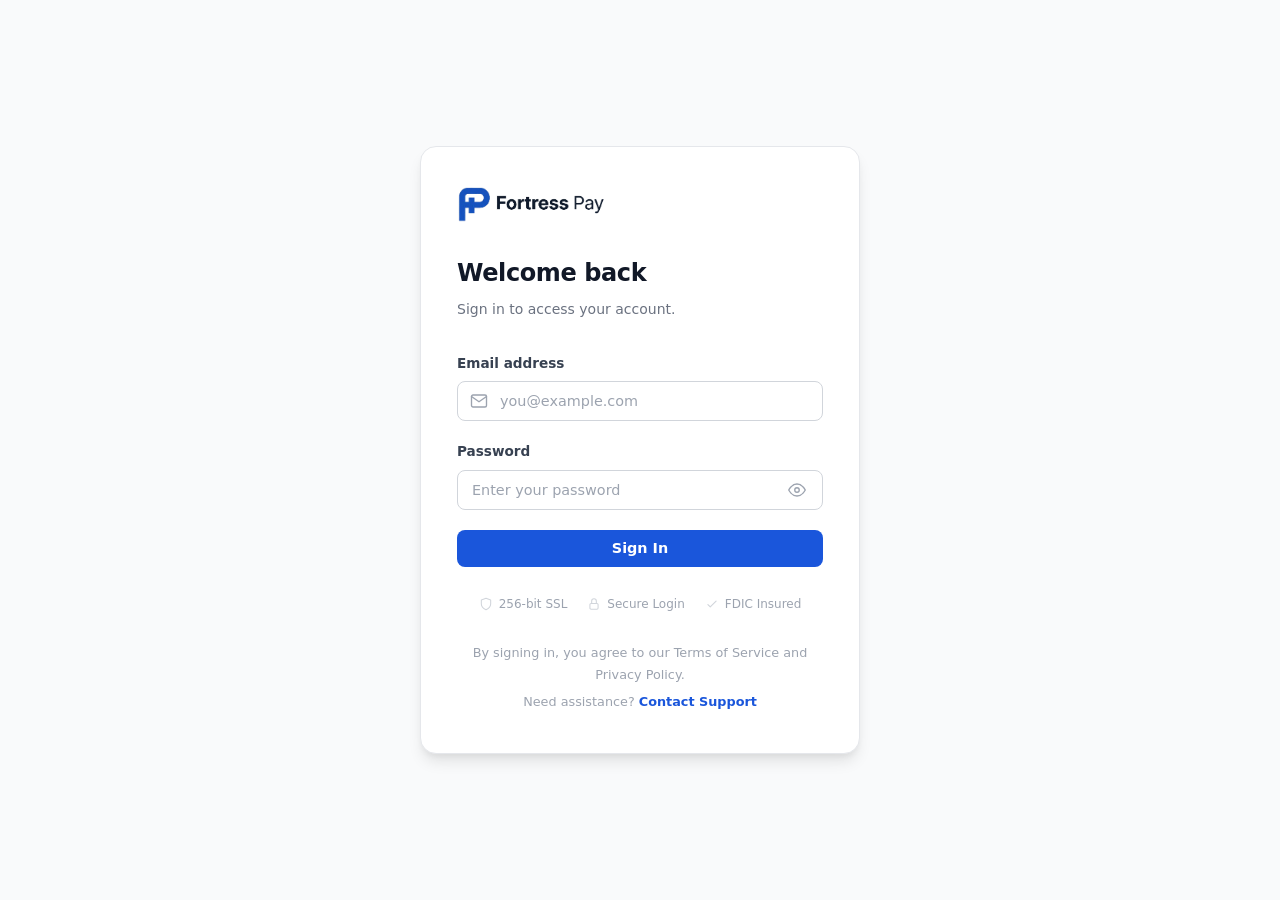
<file: index.html>
<!doctype html>
<html lang="en">
  <head>
    <meta charset="UTF-8" />
    <!-- <meta name="viewport" content="width=device-width, initial-scale=1.0" /> -->
    <meta
      name="viewport"
      content="width=device-width, initial-scale=0.85, viewport-fit=cover"
    />
    <title>Fortress Pay</title>
    <link rel="stylesheet" href="styles.css" />
    <style>
      .fp-splash {
        min-height: 100vh;
        display: flex;
        align-items: center;
        justify-content: center;
        background: var(--fp-gray-50);
      }
      .fp-splash-inner {
        display: flex;
        flex-direction: column;
        align-items: center;
        gap: 16px;
      }
      .fp-splash-logo {
        display: flex;
        align-items: center;
        gap: 12px;
      }
      .fp-splash-name {
        font-size: 1.6rem;
        font-weight: 800;
        color: var(--fp-gray-900);
        letter-spacing: -0.4px;
      }
      .fp-splash-spinner {
        width: 32px;
        height: 32px;
        border: 3px solid var(--fp-gray-200);
        border-top-color: var(--fp-blue);
        border-radius: 50%;
        animation: fp-spin 0.7s linear infinite;
      }
    </style>
  </head>
  <body>
    <div class="fp-splash">
      <div class="fp-splash-inner">
        <div class="fp-splash-logo">
          <img
            src="assets/fortresspay-lockup.png"
            alt="Fortress Pay"
            class="fp-logo-img"
            decoding="async"
          />
        </div>
        <div class="fp-splash-spinner"></div>
      </div>
    </div>

    <script src="js/config.js"></script>
    <script src="js/api.js"></script>
    <script>
      (function () {
        seedIfNeeded();
        const session = getSession();
        if (session) {
          window.location.replace("dashboard.html");
        } else {
          window.location.replace("login.html");
        }
      })();
    </script>
  </body>
</html>
</file>
<file: styles.css>
/* ================================================================== */
/*  Fortress Pay — Global Stylesheet                                   */
/* ================================================================== */

/* ---- Reset & Base ---- */
*,
*::before,
*::after {
  box-sizing: border-box;
  margin: 0;
  padding: 0;
}

:root {
  --fp-blue: #1a56db;
  --fp-blue-dark: #1341b0;
  --fp-blue-light: #ebf3ff;
  --fp-blue-mid: #3b82f6;
  --fp-green: #059669;
  --fp-green-light: #d1fae5;
  --fp-red: #dc2626;
  --fp-red-light: #fee2e2;
  --fp-amber: #d97706;
  --fp-amber-light: #fef3c7;
  --fp-gray-50: #f9fafb;
  --fp-gray-100: #f3f4f6;
  --fp-gray-200: #e5e7eb;
  --fp-gray-300: #d1d5db;
  --fp-gray-400: #9ca3af;
  --fp-gray-500: #6b7280;
  --fp-gray-600: #4b5563;
  --fp-gray-700: #374151;
  --fp-gray-800: #1f2937;
  --fp-gray-900: #111827;
  --fp-white: #ffffff;
  --fp-header-h: 64px;
  --fp-nav-h: 66px;
  --fp-radius: 12px;
  --fp-radius-sm: 8px;
  --fp-radius-lg: 16px;
  --fp-shadow: 0 1px 3px rgba(0, 0, 0, 0.08), 0 1px 2px rgba(0, 0, 0, 0.06);
  --fp-shadow-md:
    0 4px 6px -1px rgba(0, 0, 0, 0.08), 0 2px 4px -1px rgba(0, 0, 0, 0.06);
  --fp-shadow-lg:
    0 10px 15px -3px rgba(0, 0, 0, 0.1), 0 4px 6px -2px rgba(0, 0, 0, 0.05);
  --fp-transition: 180ms ease;
  --fp-font:
    "Inter", system-ui, -apple-system, BlinkMacSystemFont, "Segoe UI",
    sans-serif;
}

html {
  font-size: 16px;
  -webkit-text-size-adjust: 100%;
}

body {
  font-family: var(--fp-font);
  background: var(--fp-gray-50);
  color: var(--fp-gray-800);
  line-height: 1.6;
  min-height: 100vh;
  -webkit-font-smoothing: antialiased;
}

body.fp-no-scroll {
  overflow: hidden;
}

a {
  color: inherit;
  text-decoration: none;
}
button {
  cursor: pointer;
  font-family: inherit;
  border: none;
  background: none;
}
input,
select,
textarea {
  font-family: inherit;
}
ul {
  list-style: none;
}
img {
  display: block;
  max-width: 100%;
}

/* ================================================================== */
/*  HEADER                                                             */
/* ================================================================== */

#fp-header {
  position: fixed;
  top: 0;
  left: 0;
  right: 0;
  z-index: 100;
  height: var(--fp-header-h);
  background: var(--fp-white);
  border-bottom: 1px solid var(--fp-gray-200);
  box-shadow: var(--fp-shadow);
}

.fp-header-inner {
  max-width: 1200px;
  margin: 0 auto;
  height: 100%;
  padding: 0 20px;
  display: flex;
  align-items: center;
  justify-content: space-between;
  gap: 16px;
}

.fp-logo-img {
  height: 35px; /* tweak: 24–30px usually ideal */
  width: auto;
  display: block;
}

.fp-logo-link {
  display: flex;
  align-items: center;
  gap: 10px;
  flex-shrink: 0;
}

.fp-logo-text {
  font-size: 1.2rem;
  font-weight: 700;
  color: var(--fp-gray-900);
  letter-spacing: -0.3px;
}

.fp-header-actions {
  display: flex;
  align-items: center;
  gap: 8px;
}

/* Bell */
.fp-bell-btn {
  position: relative;
  width: 40px;
  height: 40px;
  border-radius: 50%;
  display: flex;
  align-items: center;
  justify-content: center;
  color: var(--fp-gray-600);
  transition:
    background var(--fp-transition),
    color var(--fp-transition);
}
.fp-bell-btn:hover {
  background: var(--fp-gray-100);
  color: var(--fp-gray-900);
}

.fp-badge {
  position: absolute;
  top: 4px;
  right: 4px;
  min-width: 17px;
  height: 17px;
  border-radius: 999px;
  background: var(--fp-red);
  color: #fff;
  font-size: 0.68rem;
  font-weight: 700;
  display: flex;
  align-items: center;
  justify-content: center;
  padding: 0 4px;
  line-height: 1;
  border: 2px solid var(--fp-white);
  transition: opacity var(--fp-transition);
}
.fp-badge-hidden {
  opacity: 0;
  pointer-events: none;
}

/* Profile dropdown */
.fp-profile-menu-wrap {
  position: relative;
}

.fp-profile-btn {
  width: 38px;
  height: 38px;
  border-radius: 50%;
  background: var(--fp-blue);
  display: flex;
  align-items: center;
  justify-content: center;
  transition: opacity var(--fp-transition);
}
.fp-profile-btn:hover {
  opacity: 0.88;
}

.fp-avatar {
  font-size: 0.78rem;
  font-weight: 700;
  color: #fff;
  letter-spacing: 0.5px;
}

.fp-profile-dropdown {
  position: absolute;
  top: calc(100% + 10px);
  right: 0;
  width: 230px;
  background: var(--fp-white);
  border: 1px solid var(--fp-gray-200);
  border-radius: var(--fp-radius);
  box-shadow: var(--fp-shadow-lg);
  overflow: hidden;
  opacity: 0;
  pointer-events: none;
  transform: translateY(-6px);
  transition:
    opacity var(--fp-transition),
    transform var(--fp-transition);
  z-index: 200;
}
.fp-profile-dropdown-open {
  opacity: 1;
  pointer-events: auto;
  transform: translateY(0);
}

.fp-profile-dropdown-header {
  padding: 14px 16px;
  border-bottom: 1px solid var(--fp-gray-100);
  background: var(--fp-gray-50);
}
.fp-profile-name {
  display: block;
  font-size: 0.9rem;
  font-weight: 600;
  color: var(--fp-gray-900);
}
.fp-profile-email {
  display: block;
  font-size: 0.78rem;
  color: var(--fp-gray-500);
  margin-top: 2px;
  white-space: nowrap;
  overflow: hidden;
  text-overflow: ellipsis;
}

.fp-dropdown-item {
  display: flex;
  align-items: center;
  gap: 10px;
  width: 100%;
  padding: 11px 16px;
  font-size: 0.875rem;
  color: var(--fp-gray-700);
  transition: background var(--fp-transition);
  text-align: left;
}
.fp-dropdown-item:hover {
  background: var(--fp-gray-50);
  color: var(--fp-gray-900);
}
.fp-dropdown-item svg {
  color: var(--fp-gray-500);
  flex-shrink: 0;
}

.fp-dropdown-logout {
  border-top: 1px solid var(--fp-gray-100);
  color: var(--fp-red);
  font-weight: 500;
}
.fp-dropdown-logout svg {
  color: var(--fp-red);
}
.fp-dropdown-logout:hover {
  background: var(--fp-red-light);
}

/* ================================================================== */
/*  NOTIFICATION PANEL                                                 */
/* ================================================================== */

.fp-notif-overlay {
  position: fixed;
  inset: 0;
  background: rgba(0, 0, 0, 0.3);
  z-index: 300;
  opacity: 0;
  pointer-events: none;
  transition: opacity 220ms ease;
}
.fp-notif-overlay-open {
  opacity: 1;
  pointer-events: auto;
}

.fp-notif-panel {
  position: fixed;
  top: 0;
  right: 0;
  bottom: 0;
  width: min(380px, 100vw);
  background: var(--fp-white);
  z-index: 400;
  display: flex;
  flex-direction: column;
  transform: translateX(100%);
  transition: transform 260ms cubic-bezier(0.4, 0, 0.2, 1);
  box-shadow: var(--fp-shadow-lg);
}
.fp-notif-panel-open {
  transform: translateX(0);
}

.fp-notif-panel-header {
  display: flex;
  align-items: center;
  justify-content: space-between;
  padding: 18px 20px;
  border-bottom: 1px solid var(--fp-gray-200);
  font-weight: 700;
  font-size: 1rem;
  color: var(--fp-gray-900);
  flex-shrink: 0;
}

.fp-notif-close {
  width: 34px;
  height: 34px;
  border-radius: 50%;
  display: flex;
  align-items: center;
  justify-content: center;
  color: var(--fp-gray-500);
  transition: background var(--fp-transition);
}
.fp-notif-close:hover {
  background: var(--fp-gray-100);
  color: var(--fp-gray-900);
}

.fp-notif-list {
  overflow-y: auto;
  flex: 1;
}

.fp-notif-item {
  display: flex;
  gap: 12px;
  padding: 16px 20px;
  border-bottom: 1px solid var(--fp-gray-100);
  transition: background var(--fp-transition);
}
.fp-notif-item:hover {
  background: var(--fp-gray-50);
}
.fp-notif-unread {
  background: var(--fp-blue-light);
}

.fp-notif-dot-wrap {
  padding-top: 5px;
  flex-shrink: 0;
}
.fp-notif-dot {
  width: 8px;
  height: 8px;
  border-radius: 50%;
  background: var(--fp-blue);
}
.fp-notif-dot-read {
  width: 8px;
  height: 8px;
  border-radius: 50%;
  background: var(--fp-gray-300);
}

.fp-notif-title {
  font-size: 0.875rem;
  font-weight: 600;
  color: var(--fp-gray-900);
  margin-bottom: 3px;
}
.fp-notif-text {
  font-size: 0.825rem;
  color: var(--fp-gray-600);
  line-height: 1.5;
  margin-bottom: 5px;
}
.fp-notif-date {
  font-size: 0.75rem;
  color: var(--fp-gray-400);
}

/* ================================================================== */
/*  BOTTOM NAVIGATION                                                  */
/* ================================================================== */

#fp-bottom-nav {
  position: fixed;
  bottom: 0;
  left: 0;
  right: 0;
  z-index: 100;
  height: var(--fp-nav-h);
  background: var(--fp-white);
  border-top: 1px solid var(--fp-gray-200);
  display: flex;
  align-items: stretch;
}

.fp-nav-item {
  flex: 1;
  display: flex;
  flex-direction: column;
  align-items: center;
  justify-content: center;
  gap: 3px;
  color: var(--fp-gray-400);
  font-size: 0.7rem;
  font-weight: 500;
  padding: 6px 4px;
  transition: color var(--fp-transition);
  -webkit-tap-highlight-color: transparent;
}
.fp-nav-item:hover {
  color: var(--fp-blue);
}
.fp-nav-item-active {
  color: var(--fp-blue) !important;
}
.fp-nav-item-active .fp-nav-icon svg {
  stroke: var(--fp-blue);
}

.fp-nav-icon {
  display: flex;
  align-items: center;
  justify-content: center;
}
.fp-nav-label {
  line-height: 1;
}

/* ================================================================== */
/*  PAGE WRAPPER                                                       */
/* ================================================================== */

.fp-page {
  padding-top: var(--fp-header-h);
  padding-bottom: var(--fp-nav-h);
  min-height: 100vh;
}

.fp-container {
  max-width: 680px;
  margin: 0 auto;
  padding: 24px 16px;
}

.fp-container-wide {
  max-width: 960px;
  margin: 0 auto;
  padding: 24px 16px;
}

/* ================================================================== */
/*  CARDS                                                              */
/* ================================================================== */

.fp-card {
  background: var(--fp-white);
  border-radius: var(--fp-radius);
  border: 1px solid var(--fp-gray-200);
  box-shadow: var(--fp-shadow);
  overflow: hidden;
}

.fp-card-header {
  padding: 18px 20px;
  border-bottom: 1px solid var(--fp-gray-100);
  display: flex;
  align-items: center;
  justify-content: space-between;
}

.fp-card-title {
  font-size: 0.95rem;
  font-weight: 700;
  color: var(--fp-gray-900);
}

.fp-card-body {
  padding: 20px;
}

/* ================================================================== */
/*  BUTTONS                                                            */
/* ================================================================== */

.fp-btn {
  display: inline-flex;
  align-items: center;
  justify-content: center;
  gap: 8px;
  padding: 11px 22px;
  border-radius: var(--fp-radius-sm);
  font-size: 0.9rem;
  font-weight: 600;
  line-height: 1;
  transition:
    background var(--fp-transition),
    opacity var(--fp-transition),
    transform 100ms ease;
  cursor: pointer;
  border: none;
  white-space: nowrap;
}
.fp-btn:active {
  transform: scale(0.97);
}
.fp-btn:disabled {
  opacity: 0.55;
  cursor: not-allowed;
  transform: none;
}

.fp-btn-primary {
  background: var(--fp-blue);
  color: #fff;
}
.fp-btn-primary:hover:not(:disabled) {
  background: var(--fp-blue-dark);
}

.fp-btn-outline {
  background: transparent;
  color: var(--fp-blue);
  border: 1.5px solid var(--fp-blue);
}
.fp-btn-outline:hover:not(:disabled) {
  background: var(--fp-blue-light);
}

.fp-btn-ghost {
  background: transparent;
  color: var(--fp-gray-700);
  border: 1.5px solid var(--fp-gray-300);
}
.fp-btn-ghost:hover:not(:disabled) {
  background: var(--fp-gray-100);
}

.fp-btn-danger {
  background: var(--fp-red);
  color: #fff;
}
.fp-btn-danger:hover:not(:disabled) {
  background: #b91c1c;
}

.fp-btn-full {
  width: 100%;
}

.fp-btn-sm {
  padding: 7px 14px;
  font-size: 0.82rem;
}

/* ================================================================== */
/*  FORM ELEMENTS                                                      */
/* ================================================================== */

.fp-form-group {
  margin-bottom: 20px;
}

.fp-label {
  display: block;
  font-size: 0.85rem;
  font-weight: 600;
  color: var(--fp-gray-700);
  margin-bottom: 7px;
}

.fp-label span.fp-required {
  color: var(--fp-red);
  margin-left: 2px;
}

.fp-input,
.fp-select,
.fp-textarea {
  display: block;
  width: 100%;
  padding: 11px 14px;
  background: var(--fp-white);
  border: 1.5px solid var(--fp-gray-300);
  border-radius: var(--fp-radius-sm);
  font-size: 0.9rem;
  color: var(--fp-gray-900);
  transition:
    border-color var(--fp-transition),
    box-shadow var(--fp-transition);
  outline: none;
  appearance: none;
}
.fp-input:focus,
.fp-select:focus,
.fp-textarea:focus {
  border-color: var(--fp-blue);
  box-shadow: 0 0 0 3px rgba(26, 86, 219, 0.12);
}
.fp-input::placeholder {
  color: var(--fp-gray-400);
}
.fp-input-error {
  border-color: var(--fp-red) !important;
}

.fp-field-error {
  margin-top: 5px;
  font-size: 0.8rem;
  color: var(--fp-red);
}

.fp-input-icon-wrap {
  position: relative;
}
.fp-input-icon-wrap .fp-input {
  padding-left: 42px;
}
.fp-input-icon {
  position: absolute;
  left: 13px;
  top: 50%;
  transform: translateY(-50%);
  color: var(--fp-gray-400);
  pointer-events: none;
  display: flex;
}

/* ================================================================== */
/*  ALERTS & BANNERS                                                   */
/* ================================================================== */

.fp-alert {
  display: flex;
  align-items: flex-start;
  gap: 12px;
  padding: 14px 16px;
  border-radius: var(--fp-radius-sm);
  font-size: 0.875rem;
  line-height: 1.5;
}

.fp-alert-info {
  background: var(--fp-blue-light);
  color: var(--fp-blue-dark);
  border: 1px solid #bfdbfe;
}
.fp-alert-info svg {
  color: var(--fp-blue);
  flex-shrink: 0;
  margin-top: 1px;
}

.fp-alert-warning {
  background: var(--fp-amber-light);
  color: #92400e;
  border: 1px solid #fde68a;
}
.fp-alert-warning svg {
  color: var(--fp-amber);
  flex-shrink: 0;
  margin-top: 1px;
}

.fp-alert-success {
  background: var(--fp-green-light);
  color: #064e3b;
  border: 1px solid #a7f3d0;
}
.fp-alert-success svg {
  color: var(--fp-green);
  flex-shrink: 0;
  margin-top: 1px;
}

.fp-alert-error {
  background: var(--fp-red-light);
  color: #7f1d1d;
  border: 1px solid #fca5a5;
}
.fp-alert-error svg {
  color: var(--fp-red);
  flex-shrink: 0;
  margin-top: 1px;
}

.fp-alert-title {
  font-weight: 700;
  margin-bottom: 2px;
}

/* Restriction banner */
.fp-restriction-banner {
  background: linear-gradient(135deg, #7f1d1d 0%, #991b1b 100%);
  color: #fff;
  padding: 14px 20px;
  display: flex;
  align-items: center;
  gap: 12px;
  font-size: 0.875rem;
  font-weight: 500;
  border-radius: var(--fp-radius-sm);
  margin-bottom: 20px;
}
.fp-restriction-banner svg {
  color: #fca5a5;
  flex-shrink: 0;
}

/* ================================================================== */
/*  MODAL                                                              */
/* ================================================================== */

.fp-modal {
  position: fixed;
  inset: 0;
  z-index: 500;
  display: flex;
  align-items: flex-end;
  justify-content: center;
  background: rgba(0, 0, 0, 0.45);
  opacity: 0;
  pointer-events: none;
  transition: opacity 220ms ease;
  padding: 0;
}
.fp-modal-open {
  opacity: 1;
  pointer-events: auto;
}

.fp-modal-box {
  background: var(--fp-white);
  width: 100%;
  max-width: 520px;
  border-radius: var(--fp-radius-lg) var(--fp-radius-lg) 0 0;
  padding: 28px 24px 32px;
  position: relative;
  transform: translateY(30px);
  transition: transform 260ms cubic-bezier(0.4, 0, 0.2, 1);
  max-height: 92vh;
  overflow-y: auto;
}
.fp-modal-open .fp-modal-box {
  transform: translateY(0);
}

@media (min-width: 600px) {
  .fp-modal {
    align-items: center;
    padding: 24px;
  }
  .fp-modal-box {
    border-radius: var(--fp-radius-lg);
    transform: scale(0.95) translateY(0);
  }
  .fp-modal-open .fp-modal-box {
    transform: scale(1);
  }
}

.fp-modal-close {
  position: absolute;
  top: 16px;
  right: 16px;
  width: 34px;
  height: 34px;
  border-radius: 50%;
  display: flex;
  align-items: center;
  justify-content: center;
  color: var(--fp-gray-500);
  transition: background var(--fp-transition);
}
.fp-modal-close:hover {
  background: var(--fp-gray-100);
  color: var(--fp-gray-900);
}

.fp-modal-title {
  font-size: 1.1rem;
  font-weight: 700;
  color: var(--fp-gray-900);
  margin-bottom: 8px;
  padding-right: 30px;
}
.fp-modal-subtitle {
  font-size: 0.875rem;
  color: var(--fp-gray-500);
  margin-bottom: 24px;
}

/* ================================================================== */
/*  TRANSACTION LIST                                                   */
/* ================================================================== */

.fp-txn-list {
}

.fp-txn-item {
  display: flex;
  align-items: center;
  gap: 14px;
  padding: 14px 20px;
  border-bottom: 1px solid var(--fp-gray-100);
  cursor: pointer;
  transition: background var(--fp-transition);
  text-decoration: none;
  color: inherit;
}
.fp-txn-item:last-child {
  border-bottom: none;
}
.fp-txn-item:hover {
  background: var(--fp-gray-50);
}

.fp-txn-icon {
  width: 42px;
  height: 42px;
  border-radius: 50%;
  background: var(--fp-green-light);
  display: flex;
  align-items: center;
  justify-content: center;
  color: var(--fp-green);
  flex-shrink: 0;
}

.fp-txn-info {
  flex: 1;
  min-width: 0;
}
.fp-txn-name {
  font-size: 0.9rem;
  font-weight: 600;
  color: var(--fp-gray-900);
  white-space: nowrap;
  overflow: hidden;
  text-overflow: ellipsis;
}
.fp-txn-meta {
  font-size: 0.78rem;
  color: var(--fp-gray-500);
  margin-top: 2px;
}

.fp-txn-amount {
  font-size: 0.95rem;
  font-weight: 700;
  color: var(--fp-green);
  flex-shrink: 0;
  text-align: right;
}

.fp-txn-chevron {
  color: var(--fp-gray-300);
  flex-shrink: 0;
}

/* ================================================================== */
/*  LOADING STATES                                                     */
/* ================================================================== */

.fp-spinner {
  width: 28px;
  height: 28px;
  border: 3px solid var(--fp-gray-200);
  border-top-color: var(--fp-blue);
  border-radius: 50%;
  animation: fp-spin 0.7s linear infinite;
  margin: 0 auto;
}

@keyframes fp-spin {
  to {
    transform: rotate(360deg);
  }
}

.fp-loading-row {
  display: flex;
  align-items: center;
  justify-content: center;
  padding: 28px;
  color: var(--fp-gray-400);
  font-size: 0.875rem;
  gap: 12px;
}

/* Skeleton */
.fp-skeleton {
  background: linear-gradient(
    90deg,
    var(--fp-gray-100) 25%,
    var(--fp-gray-200) 50%,
    var(--fp-gray-100) 75%
  );
  background-size: 200% 100%;
  animation: fp-shimmer 1.4s infinite;
  border-radius: 6px;
}
@keyframes fp-shimmer {
  from {
    background-position: 200% 0;
  }
  to {
    background-position: -200% 0;
  }
}

/* ================================================================== */
/*  BALANCE CARD                                                       */
/* ================================================================== */

.fp-balance-card {
  background: linear-gradient(135deg, #1341b0 0%, #1a56db 50%, #2563eb 100%);
  border-radius: var(--fp-radius-lg);
  padding: 28px 24px;
  color: #fff;
  position: relative;
  overflow: hidden;
}
.fp-balance-card::before {
  content: "";
  position: absolute;
  top: -40px;
  right: -40px;
  width: 180px;
  height: 180px;
  border-radius: 50%;
  background: rgba(255, 255, 255, 0.07);
}
.fp-balance-card::after {
  content: "";
  position: absolute;
  bottom: -60px;
  right: 40px;
  width: 220px;
  height: 220px;
  border-radius: 50%;
  background: rgba(255, 255, 255, 0.05);
}

.fp-balance-label {
  font-size: 0.8rem;
  font-weight: 600;
  letter-spacing: 0.06em;
  text-transform: uppercase;
  opacity: 0.75;
  margin-bottom: 8px;
}
.fp-balance-amount {
  font-size: 2.4rem;
  font-weight: 800;
  letter-spacing: -1px;
  line-height: 1.1;
  margin-bottom: 20px;
}
.fp-balance-meta {
  display: flex;
  gap: 24px;
  flex-wrap: wrap;
}
.fp-balance-meta-item {
  font-size: 0.8rem;
  opacity: 0.8;
}
.fp-balance-meta-item strong {
  display: block;
  font-size: 0.88rem;
  opacity: 1;
  margin-top: 2px;
}

/* ================================================================== */
/*  QUICK ACTIONS                                                      */
/* ================================================================== */

.fp-quick-actions {
  display: grid;
  grid-template-columns: repeat(4, 1fr);
  gap: 12px;
}

.fp-quick-action {
  display: flex;
  flex-direction: column;
  align-items: center;
  gap: 8px;
  padding: 16px 8px;
  background: var(--fp-white);
  border-radius: var(--fp-radius);
  border: 1px solid var(--fp-gray-200);
  color: var(--fp-gray-700);
  font-size: 0.78rem;
  font-weight: 600;
  text-align: center;
  transition:
    background var(--fp-transition),
    border-color var(--fp-transition),
    color var(--fp-transition);
  box-shadow: var(--fp-shadow);
}
.fp-quick-action:hover {
  background: var(--fp-blue-light);
  border-color: var(--fp-blue);
  color: var(--fp-blue);
}

.fp-quick-action-icon {
  width: 44px;
  height: 44px;
  border-radius: 50%;
  background: var(--fp-blue-light);
  display: flex;
  align-items: center;
  justify-content: center;
  color: var(--fp-blue);
}
.fp-quick-action:hover .fp-quick-action-icon {
  background: var(--fp-blue);
  color: #fff;
}

/* ================================================================== */
/*  STATUS BADGE                                                       */
/* ================================================================== */

.fp-badge-status {
  display: inline-flex;
  align-items: center;
  gap: 5px;
  padding: 3px 10px;
  border-radius: 999px;
  font-size: 0.75rem;
  font-weight: 600;
}
.fp-badge-completed {
  background: var(--fp-green-light);
  color: var(--fp-green);
}
.fp-badge-processing {
  background: var(--fp-amber-light);
  color: var(--fp-amber);
}

.fp-badge-status::before {
  content: "";
  width: 6px;
  height: 6px;
  border-radius: 50%;
  background: currentColor;
}

/* ================================================================== */
/*  PAGE HEADER (inner pages)                                          */
/* ================================================================== */

.fp-page-header {
  display: flex;
  align-items: center;
  gap: 12px;
  margin-bottom: 24px;
}

.fp-back-btn {
  width: 38px;
  height: 38px;
  border-radius: 50%;
  border: 1.5px solid var(--fp-gray-200);
  display: flex;
  align-items: center;
  justify-content: center;
  color: var(--fp-gray-600);
  background: var(--fp-white);
  flex-shrink: 0;
  transition:
    background var(--fp-transition),
    border-color var(--fp-transition);
}
.fp-back-btn:hover {
  background: var(--fp-gray-100);
  border-color: var(--fp-gray-300);
}

.fp-page-title {
  font-size: 1.3rem;
  font-weight: 800;
  color: var(--fp-gray-900);
  letter-spacing: -0.3px;
}

.fp-page-subtitle {
  font-size: 0.85rem;
  color: var(--fp-gray-500);
  margin-top: 2px;
}

/* ================================================================== */
/*  DETAIL ROW                                                         */
/* ================================================================== */

.fp-detail-row {
  display: flex;
  justify-content: space-between;
  align-items: flex-start;
  padding: 12px 0;
  border-bottom: 1px solid var(--fp-gray-100);
  gap: 16px;
}
.fp-detail-row:last-child {
  border-bottom: none;
}

.fp-detail-label {
  font-size: 0.83rem;
  color: var(--fp-gray-500);
  font-weight: 500;
  flex-shrink: 0;
  padding-top: 1px;
}
.fp-detail-value {
  font-size: 0.9rem;
  color: var(--fp-gray-900);
  font-weight: 600;
  text-align: right;
}

/* ================================================================== */
/*  LOGIN PAGE                                                         */
/* ================================================================== */

.fp-login-page {
  min-height: 100vh;
  display: flex;
  flex-direction: column;
  align-items: center;
  justify-content: center;
  padding: 24px 16px;
  background: var(--fp-gray-50);
}

.fp-login-card {
  width: 100%;
  max-width: 440px;
  background: var(--fp-white);
  border-radius: var(--fp-radius-lg);
  border: 1px solid var(--fp-gray-200);
  box-shadow: var(--fp-shadow-lg);
  padding: 40px 36px;
}

.fp-login-logo {
  display: flex;
  align-items: center;
  gap: 10px;
  margin-bottom: 32px;
}
.fp-login-logo-text {
  font-size: 1.4rem;
  font-weight: 800;
  color: var(--fp-gray-900);
  letter-spacing: -0.4px;
}

.fp-login-title {
  font-size: 1.5rem;
  font-weight: 800;
  color: var(--fp-gray-900);
  margin-bottom: 6px;
  letter-spacing: -0.4px;
}
.fp-login-subtitle {
  font-size: 0.875rem;
  color: var(--fp-gray-500);
  margin-bottom: 32px;
}

.fp-login-footer {
  margin-top: 28px;
  text-align: center;
  font-size: 0.8rem;
  color: var(--fp-gray-400);
  line-height: 1.7;
}

/* ================================================================== */
/*  SECTION HEADING                                                    */
/* ================================================================== */

.fp-section {
  margin-bottom: 24px;
}

.fp-section-header {
  display: flex;
  align-items: center;
  justify-content: space-between;
  margin-bottom: 12px;
}

.fp-section-title {
  font-size: 0.9rem;
  font-weight: 700;
  color: var(--fp-gray-700);
  text-transform: uppercase;
  letter-spacing: 0.05em;
}

.fp-link {
  font-size: 0.85rem;
  font-weight: 600;
  color: var(--fp-blue);
}
.fp-link:hover {
  text-decoration: underline;
}

/* ================================================================== */
/*  EMPTY STATE                                                        */
/* ================================================================== */

.fp-empty {
  text-align: center;
  padding: 48px 24px;
  color: var(--fp-gray-400);
}
.fp-empty-icon {
  margin: 0 auto 16px;
  width: 56px;
  height: 56px;
  background: var(--fp-gray-100);
  border-radius: 50%;
  display: flex;
  align-items: center;
  justify-content: center;
  color: var(--fp-gray-300);
}
.fp-empty-text {
  font-size: 0.9rem;
}

/* ================================================================== */
/*  UTILITY                                                            */
/* ================================================================== */

.fp-text-center {
  text-align: center;
}
.fp-mt-8 {
  margin-top: 8px;
}
.fp-mt-12 {
  margin-top: 12px;
}
.fp-mt-16 {
  margin-top: 16px;
}
.fp-mt-20 {
  margin-top: 20px;
}
.fp-mt-24 {
  margin-top: 24px;
}
.fp-mb-8 {
  margin-bottom: 8px;
}
.fp-mb-12 {
  margin-bottom: 12px;
}
.fp-mb-16 {
  margin-bottom: 16px;
}
.fp-mb-20 {
  margin-bottom: 20px;
}
.fp-mb-24 {
  margin-bottom: 24px;
}
.fp-hidden {
  display: none !important;
}
.fp-sr-only {
  position: absolute;
  width: 1px;
  height: 1px;
  padding: 0;
  margin: -1px;
  overflow: hidden;
  clip: rect(0, 0, 0, 0);
  white-space: nowrap;
  border: 0;
}

/* ================================================================== */
/*  DESKTOP ENHANCEMENTS                                               */
/* ================================================================== */

@media (min-width: 768px) {
  .fp-container {
    padding: 32px 24px;
  }
  .fp-container-wide {
    padding: 32px 24px;
  }
  .fp-balance-amount {
    font-size: 2.8rem;
  }
  #fp-bottom-nav {
    display: none;
  }

  /* Desktop sidebar nav */
  #fp-header {
    height: 68px;
  }
  .fp-page {
    padding-top: 68px;
    padding-bottom: 0;
  }
  .fp-logo-text {
    font-size: 1.25rem;
  }

  .fp-header-inner {
    /* On desktop show nav links inside header */
  }

  .fp-desktop-nav {
    display: flex;
    align-items: center;
    gap: 4px;
  }

  .fp-desktop-nav-item {
    display: flex;
    align-items: center;
    gap: 7px;
    padding: 8px 14px;
    border-radius: var(--fp-radius-sm);
    font-size: 0.875rem;
    font-weight: 600;
    color: var(--fp-gray-600);
    transition:
      background var(--fp-transition),
      color var(--fp-transition);
  }
  .fp-desktop-nav-item:hover {
    background: var(--fp-gray-100);
    color: var(--fp-gray-900);
  }
  .fp-desktop-nav-item.active {
    background: var(--fp-blue-light);
    color: var(--fp-blue);
  }
  .fp-desktop-nav-item svg {
    width: 18px;
    height: 18px;
  }
}

@media (max-width: 767px) {
  .fp-desktop-nav {
    display: none;
  }
  .fp-quick-actions {
    grid-template-columns: repeat(2, 1fr);
  }
  .fp-login-card {
    padding: 28px 20px;
  }
}

@media (max-width: 480px) {
  .fp-quick-actions {
    grid-template-columns: repeat(2, 1fr);
  }
  .fp-balance-amount {
    font-size: 2rem;
  }
}

/* ================================================================== */
/*  STATEMENT REQUEST TABLE                                            */
/* ================================================================== */

.fp-table-wrap {
  overflow-x: auto;
}

.fp-table {
  width: 100%;
  border-collapse: collapse;
  font-size: 0.875rem;
}
.fp-table th {
  text-align: left;
  padding: 10px 14px;
  font-size: 0.78rem;
  font-weight: 700;
  color: var(--fp-gray-500);
  text-transform: uppercase;
  letter-spacing: 0.05em;
  background: var(--fp-gray-50);
  border-bottom: 1px solid var(--fp-gray-200);
}
.fp-table td {
  padding: 13px 14px;
  border-bottom: 1px solid var(--fp-gray-100);
  color: var(--fp-gray-800);
  vertical-align: middle;
}
.fp-table tr:last-child td {
  border-bottom: none;
}
.fp-table tbody tr:hover {
  background: var(--fp-gray-50);
}

/* ================================================================== */
/*  PROFILE PAGE                                                       */
/* ================================================================== */

.fp-profile-section {
  background: var(--fp-white);
  border-radius: var(--fp-radius);
  border: 1px solid var(--fp-gray-200);
  box-shadow: var(--fp-shadow);
  margin-bottom: 20px;
  overflow: hidden;
}
.fp-profile-section-title {
  padding: 14px 20px;
  font-size: 0.82rem;
  font-weight: 700;
  text-transform: uppercase;
  letter-spacing: 0.06em;
  color: var(--fp-gray-500);
  border-bottom: 1px solid var(--fp-gray-100);
  background: var(--fp-gray-50);
}

.fp-profile-row {
  display: flex;
  align-items: center;
  justify-content: space-between;
  padding: 14px 20px;
  border-bottom: 1px solid var(--fp-gray-100);
  gap: 12px;
}
.fp-profile-row:last-child {
  border-bottom: none;
}
.fp-profile-key {
  font-size: 0.85rem;
  color: var(--fp-gray-500);
  flex-shrink: 0;
  min-width: 130px;
}
.fp-profile-val {
  font-size: 0.9rem;
  color: var(--fp-gray-900);
  font-weight: 600;
  text-align: right;
  word-break: break-word;
}

/* ================================================================== */
/*  FAQ / SUPPORT                                                      */
/* ================================================================== */

.fp-faq-item {
  border-bottom: 1px solid var(--fp-gray-100);
  overflow: hidden;
}
.fp-faq-item:last-child {
  border-bottom: none;
}

.fp-faq-question {
  width: 100%;
  text-align: left;
  padding: 16px 20px;
  font-size: 0.9rem;
  font-weight: 600;
  color: var(--fp-gray-800);
  display: flex;
  align-items: center;
  justify-content: space-between;
  gap: 12px;
  background: none;
  transition: background var(--fp-transition);
}
.fp-faq-question:hover {
  background: var(--fp-gray-50);
}

.fp-faq-chevron {
  flex-shrink: 0;
  color: var(--fp-gray-400);
  transition: transform 220ms ease;
}
.fp-faq-item.open .fp-faq-chevron {
  transform: rotate(90deg);
}

.fp-faq-answer {
  max-height: 0;
  overflow: hidden;
  transition:
    max-height 280ms ease,
    padding 200ms ease;
  font-size: 0.875rem;
  color: var(--fp-gray-600);
  line-height: 1.7;
  padding: 0 20px;
}
.fp-faq-item.open .fp-faq-answer {
  max-height: 300px;
  padding: 0 20px 16px;
}

/* ================================================================== */
/*  VIEW MORE BUTTON                                                   */
/* ================================================================== */

.fp-view-more-wrap {
  text-align: center;
  padding: 20px;
  border-top: 1px solid var(--fp-gray-100);
}

/* ================================================================== */
/*  TRANSFER / PAY FORM                                                */
/* ================================================================== */

.fp-amount-display {
  text-align: center;
  padding: 24px 20px;
  border-bottom: 1px solid var(--fp-gray-100);
}
.fp-amount-currency {
  font-size: 1.1rem;
  font-weight: 600;
  color: var(--fp-gray-500);
  vertical-align: top;
  line-height: 1.8;
}
.fp-amount-number {
  font-size: 2.8rem;
  font-weight: 800;
  color: var(--fp-gray-900);
  letter-spacing: -1.5px;
}

/* Divider */
.fp-divider {
  height: 1px;
  background: var(--fp-gray-100);
  margin: 20px 0;
}

/* ================================================================== */
/*  TRANSACTION DETAIL HERO                                            */
/* ================================================================== */

.fp-txn-hero {
  text-align: center;
  padding: 32px 24px 24px;
  border-bottom: 1px solid var(--fp-gray-100);
}
.fp-txn-hero-icon {
  width: 64px;
  height: 64px;
  border-radius: 50%;
  background: var(--fp-green-light);
  display: flex;
  align-items: center;
  justify-content: center;
  color: var(--fp-green);
  margin: 0 auto 16px;
}
.fp-txn-hero-amount {
  font-size: 2.2rem;
  font-weight: 800;
  color: var(--fp-green);
  letter-spacing: -1px;
  margin-bottom: 8px;
}
.fp-txn-hero-label {
  font-size: 0.85rem;
  color: var(--fp-gray-500);
}
</file>
